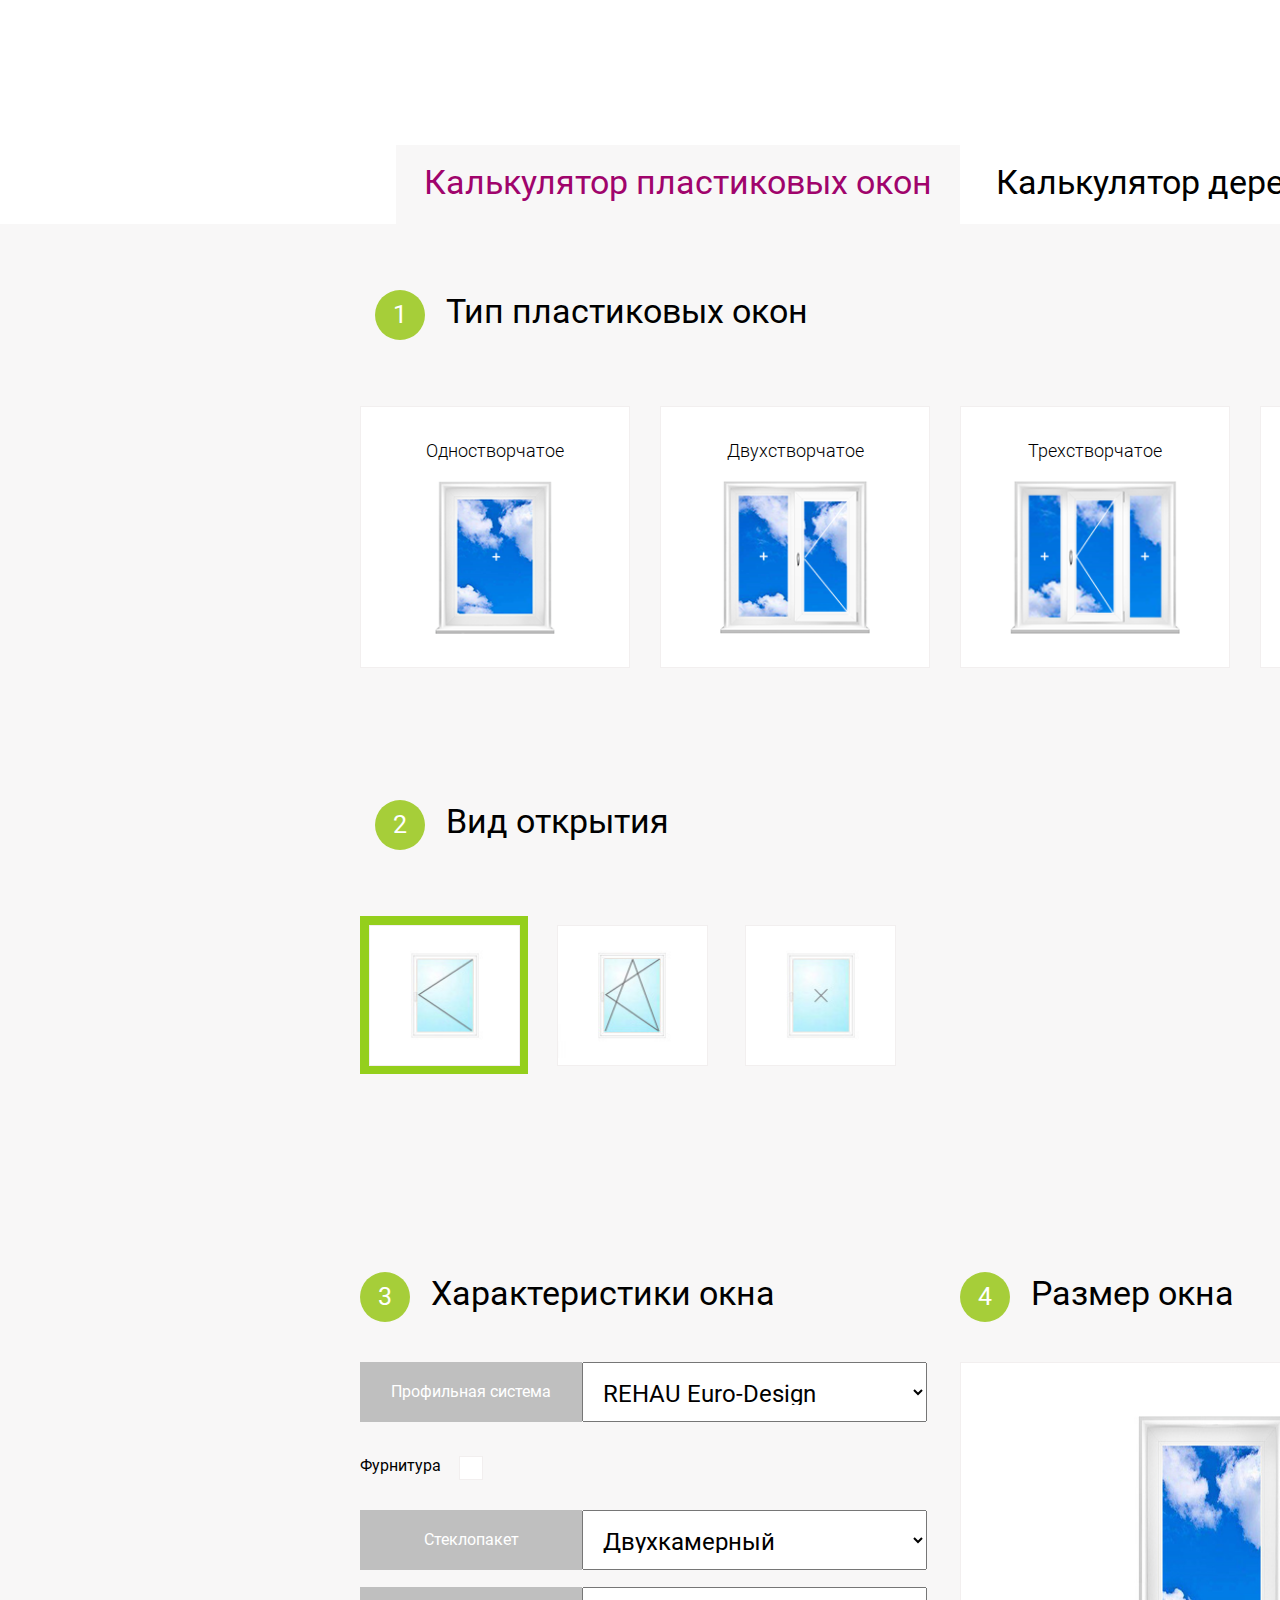
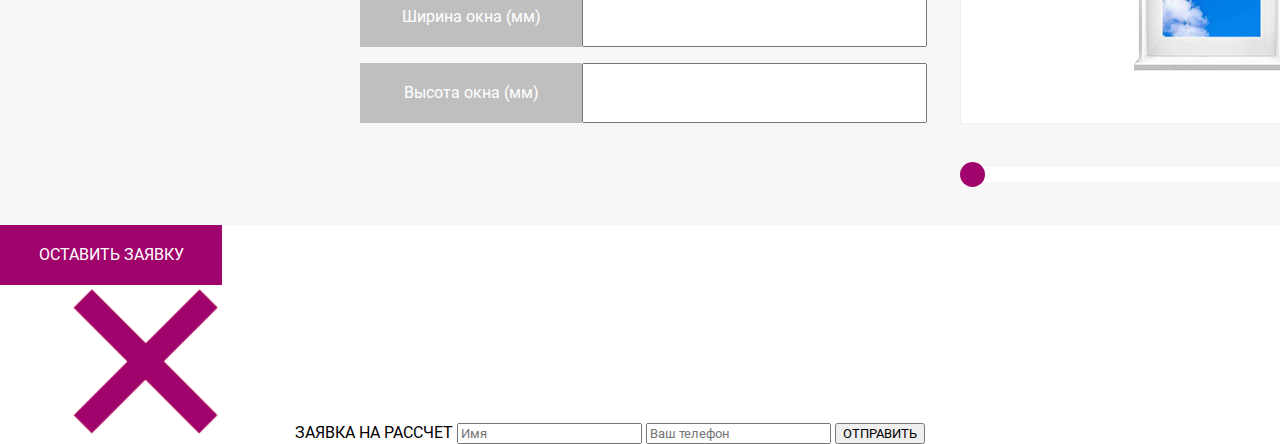
<file: index.html>
<!DOCTYPE html>
<html>
<head>
	<title></title>
	<link rel="stylesheet" type="text/css" href="css/style.css">
</head>
<body>
	<div id="first" class="index">
		<div id="menu">
			<div class="menu selected_menu"><span><a href="index.html">Калькулятор пластиковых окон</a></span></div>
			<div class="menu"><a href="tree.html">Калькулятор деревянных окон</a></div>
		</div>
		<div class="window__props">
			<div class="window__props-items">
					<div class="num">
						<span>1</span>
					</div>
					<label class="type-name">
						Тип пластиковых окон
					</label>
				<div class="window__props-types">
					<div class="wind-type">
						<span class="wind-type-name">
							Одностворчатое
						</span>
						<img src="img/plastic/window-1.png">
					</div>
					<div class="wind-type">
						<span class="wind-type-name">
						Двухстворчатое
					</span>
						<img src="img/plastic/window-2.png">
					</div>
					<div class="wind-type">
						<span class="wind-type-name">
							Трехстворчатое
						</span>
						<img src="img/plastic/window-3.png">
					</div>
					<div class="wind-type">
						<span class="wind-type-name">
							Балконная дверь
						</span>
						<img src="img/plastic/window-4.png">
					</div>
				</div>
				<div class="num">
					<label>2</label>
				</div>
				<label class="type-name">
				Вид открытия
				</label>
			</div>
			<!------------------------->
			<div class="open-1 open">
					<div class="open-type selected_open-type"><img src="img/plastic/open-1-1.jpg"></div>
					<div class="open-type"><img src="img/plastic/open-1-2.jpg"></div>
					<div class="open-type"><img src="img/plastic/open-1-3.jpg"></div>
			</div>
			<div class="open-2 open">
					<div class="open-type"><img src="img/plastic/open-2-1.jpg"></div>
					<div class="open-type"><img src="img/plastic/open-2-2.jpg"></div>
					<div class="open-type"><img src="img/plastic/open-2-3.jpg"></div>
					<div class="open-type"><img src="img/plastic/open-2-4.jpg"></div>
			</div>
			<div class="open-3 open">
					<div class="open-type"><img src="img/plastic/open-3-1.jpg"></div>
					<div class="open-type"><img src="img/plastic/open-3-2.jpg"></div>
					<div class="open-type"><img src="img/plastic/open-3-3.jpg"></div>
					<div class="open-type"><img src="img/plastic/open-3-4.jpg"></div>
					<div class="open-type"><img src="img/plastic/open-3-5.jpg"></div>
					<div class="open-type"><img src="img/plastic/open-3-6.jpg"></div>
					<div class="open-type"><img src="img/plastic/open-3-7.jpg"></div>
			</div>
			<div class="open-4 open">
					<div class="open-type"><img src="img/plastic/open-4-1.jpg"></div>
					<div class="open-type"><img src="img/plastic/open-4-2.jpg"></div>
			</div>
			<div class="window__props-size">
				<!--------------------------->
				<div class="window__props-size-hw">
					<div class="num34">
						<label>3</label>
					</div>
					<label class="type-name">
						Характеристики окна
					</label>
					<div style="padding-bottom: 34px" class="prof__sist-1 prof__sist">
						<div class="prof__sist-items">
							<span>Профильная система</span>
						</div><select>
						<option value="REHAU Euro-Design">REHAU Euro-Design</option>
						<option value="REHAU Blitz-Design">REHAU Blitz-Design</option>
						<option value="REHAU Brilliant-Design">REHAU Brilliant-Design</option>
						<option value="REHAU Delight-Design">REHAU Delight-Design</option>
						<option value="REHAU Geneo-Design">REHAU Geneo-Design</option>
						<option value="REHAU Sib-Design">REHAU Sib-Design</option>
						</select>
					</div>
					<div style="padding: 0" class="prof__sist-props">
						<span class="prof__sist-props-items">Фурнитура</span><div class="checkbox"></div>
					</div>
					<div style="padding: 0 0 16.5px 0" class="prof__sist-1 prof__sist">
						<div class="prof__sist-items">
							<span>Стеклопакет</span>
						</div><select>
						<option value="Двухкамерный">Двухкамерный</option>
						<option value="Однокамерный">Однокамерный</option>
						</select>
					</div>
					<div class="prof__sist">
						<div class="prof__sist-items">
							<span class="prof__sist-props-items">Ширина окна (мм)</span>
						</div>
						<input class="size" type="number">
					</div>
					<div class="prof__sist">
						<div class="prof__sist-items">
							<span class="prof__sist-props-items">Высота окна (мм)</span>
						</div>
						<input class="size" type="number">
					</div>
					
				</div>
				<!--------------------------->
				

				<div class="window__props-size-image">
					<!-- <div class="second34 num34"> -->
					<div class="num34 second34">
						
						<label>4</label>
					</div>
					<label class="type-name">
						Размер окна
					</label>
					<div class="windowsize">
						<div class="wsize">
							<img class="big-window" src="img/plastic/big-1.jpg">
						</div>
						<span class="size-value1 size-value">0</span>
						<div class="first-size-animate size-animate">
							<div class="first-animate animate">
								<div class="move-btn-2"></div>
								<div class="circle"></div>
								<div class="line1 line"></div>
								<div class="circle1-2 circle"></div>
							</div>	
						</div>
						<div class="size-animate">
							<div class="animate2 animate">
								<div class="move-btn"></div>
								<div class="circle"></div>
								<div class="line2 line"></div>
								<div class="circle2 circle"></div>
								<span class="size-value2 size-value">0</span>
							</div>	
						</div>
					</div>	
				</div>
			</div>
		</div>
		<div class="prof__sist-items bid">
			<span class="prof__sist-props-items">ОСТАВИТЬ ЗАЯВКУ</span>
		</div>
	</div>
<!-- 

	<div class="prof__sist-items bid">
		<span class="prof__sist-props-items">ОСТАВИТЬ ЗАЯВКУ</span>
	</div> -->

	<div class="pop-up">
		<img src="img/x.png">
		<span>ЗАЯВКА НА РАССЧЕТ</span>
		<input spelcheck="false" type="text" name="user_name" placeholder="Имя">
		<input spelcheck="false" type="number" name="phone" placeholder="Ваш телефон">
		<button>ОТПРАВИТЬ</button>
	</div>
	<div class="black"></div>

	<script type="text/javascript" src="js/jquery.js"></script>
	<script type="text/javascript" src="js/script.js"></script>
</body>
</html>
</file>
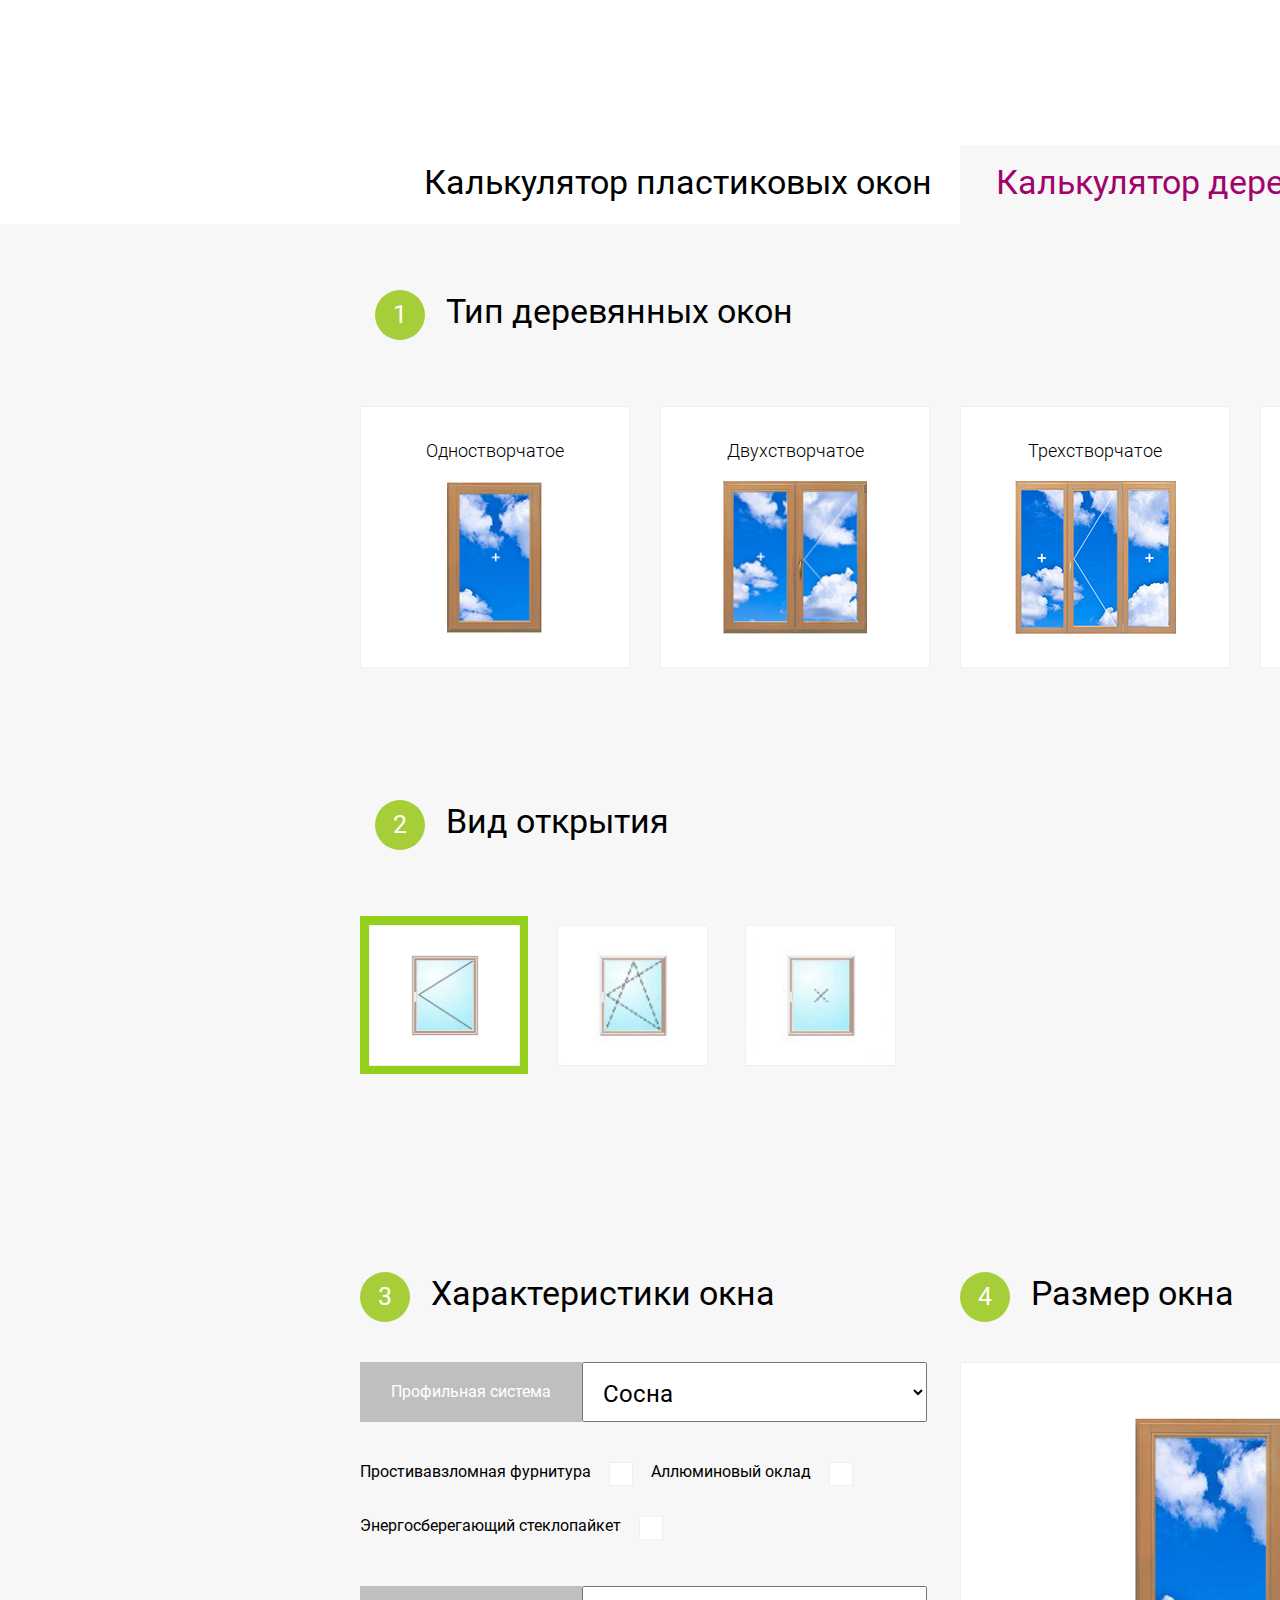
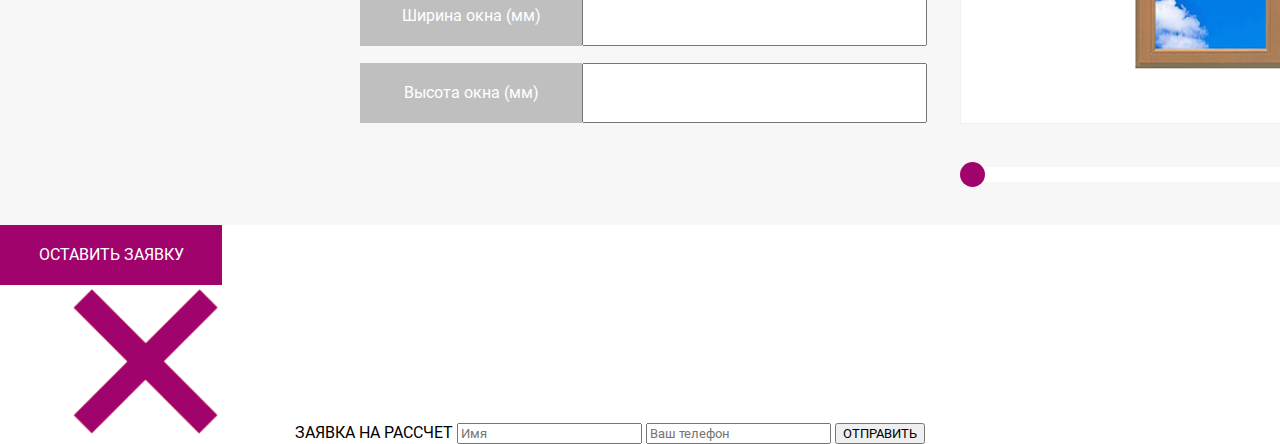
<file: tree.html>
<!DOCTYPE html>
<html>
<head>
	<title></title>
	<link rel="stylesheet" type="text/css" href="css/style.css">
</head>
<body>
	<div id="first" class="tree">
		<div id="menu">
			<div class="menu"><span><a href="index.html">Калькулятор пластиковых окон</a></span></div>
			<div class="menu selected_menu"><a href="tree.html">Калькулятор деревянных окон</a></div>
		</div>
		<div class="window__props">
			<div class="window__props-items">
					<div class="num">
						<span>1</span>
					</div>
					<label class="type-name">
						Тип деревянных окон
					</label>
				<div class="window__props-types">
					<div class="wind-type">
						<span class="wind-type-name">
							Одностворчатое
						</span>
						<img src="img/window-1.png">
					</div>
					<div class="wind-type">
						<span class="wind-type-name">
						Двухстворчатое
					</span>
						<img src="img/window-2.png">
					</div>
					<div class="wind-type">
						<span class="wind-type-name">
							Трехстворчатое
						</span>
						<img src="img/window-3.png">
					</div>
					<div class="wind-type">
						<span class="wind-type-name">
							Балконная дверь
						</span>
						<img src="img/window-4.png">
					</div>
				</div>
				<div class="num">
					<label>2</label>
				</div>
				<label class="type-name">
				Вид открытия
				</label>
			</div>
			<!------------------------->
			<div class="open-1 open">
					<div class="open-type selected_open-type"><img src="img/open-1-1.png"></div>
					<div class="open-type"><img src="img/open-1-2.jpg"></div>
					<div class="open-type"><img src="img/open-1-3.jpg"></div>
			</div>
			<div class="open-2 open">
					<div class="open-type"><img src="img/open-2-1.png"></div>
					<div class="open-type"><img src="img/open-2-2.png"></div>
					<div class="open-type"><img src="img/open-2-3.png"></div>
					<div class="open-type"><img src="img/open-2-4.png"></div>
			</div>
			<div class="open-3 open">
					<div class="open-type"><img src="img/open-3-1.jpg"></div>
					<div class="open-type"><img src="img/open-3-2.jpg"></div>
					<div class="open-type"><img src="img/open-3-3.jpg"></div>
					<div class="open-type"><img src="img/open-3-4.jpg"></div>
					<div class="open-type"><img src="img/open-3-5.jpg"></div>
					<div class="open-type"><img src="img/open-3-6.jpg"></div>
					<div class="open-type"><img src="img/open-3-7.jpg"></div>
			</div>
			<div class="open-4 open">
					<div class="open-type"><img src="img/open-4-1.jpg"></div>
					<div class="open-type"><img src="img/open-4-2.jpg"></div>
			</div>
			<div class="window__props-size">
				<!--------------------------->
				<div class="window__props-size-hw">
					<div class="num34">
						<label>3</label>
					</div>
					<label class="type-name">
						Характеристики окна
					</label>
					<div class="prof__sist-1 prof__sist">
						<div class="prof__sist-items">
							<span>Профильная система</span>
						</div><select>
						<option value="sosna">Сосна</option>
						<option value="listvennica">Лиственница</option>
						<option value="bintangor">Бинтангир (красное дерево)</option>
						<option value="dub">Дуб</option>
						</select>
					</div>
					<div class="prof__sist-props">
						<span class="prof__sist-props-items">Простивавзломная фурнитура</span><div class="checkbox"></div>
						<span class="prof__sist-props-items">Аллюминовый оклад</span><div class="checkbox"></div>
						<span class="minus1 prof__sist-props-items">Энергосберегающий стеклопайкет</span><div class="checkbox"></div>
					</div>
					<div class="prof__sist">
						<div class="prof__sist-items">
							<span class="prof__sist-props-items">Ширина окна (мм)</span>
						</div>
						<input class="size" type="number">
					</div>
					<div class="prof__sist">
						<div class="prof__sist-items">
							<span class="prof__sist-props-items">Высота окна (мм)</span>
						</div>
						<input class="size" type="number">
					</div>
				</div>
				<!--------------------------->
				

				<div class="window__props-size-image">
					<div class="num34 second34">
						<label>4</label>
					</div>
					<label class="type-name">
						Размер окна
					</label>
					<div class="windowsize">
						<div class="wsize">
							<img class="big-window" src="img/big-1.jpg">
						</div>
						<span class="size-value1 size-value">0</span>
						<div class="first-size-animate size-animate">
							<div class="first-animate animate">
								<div class="move-btn-2"></div>
								<div class="circle"></div>
								<div class="line1 line"></div>
								<div class="circle1-2 circle"></div>
							</div>	
						</div>
						<div class="size-animate">
							<div class="animate2 animate">
								<div class="move-btn"></div>
								<div class="circle"></div>
								<div class="line2 line"></div>
								<div class="circle2 circle"></div>
								<span class="size-value2 size-value">0</span>
							</div>	
						</div>
					</div>	
				</div>
			</div>
		</div>
		<div class="prof__sist-items bid">
			<span class="prof__sist-props-items">ОСТАВИТЬ ЗАЯВКУ</span>
		</div>
	</div>

	<div class="pop-up">
		<img src="img/x.png">
		<span>ЗАЯВКА НА РАССЧЕТ</span>
		<input spelcheck="false" type="text" name="user_name" placeholder="Имя">
		<input spelcheck="false" type="number" name="phone" placeholder="Ваш телефон">
		<button>ОТПРАВИТЬ</button>
	</div>
	<div class="black"></div>
	
	<script type="text/javascript" src="js/jquery.js"></script>
	<script type="text/javascript" src="js/script.js"></script>
</body>
</html>
</file>
<file: css/style.css>
html {
	min-height: 100%;
	user-select: none;
}

body {
	margin: 0;
	height: 100%;
	background-color: white;	
}
@font-face {
	font-family: Roboto;
	src: url('../font/regular.ttf');
}
@font-face {
	font-family: One;
	src: url('../font/one.ttf');
}
@font-face {
	font-family: muller;
	src: url('../font/muller.otf');
}
@font-face {
	font-family: Light;
	src: url('../font/Roboto-Light.ttf');
}
* {
	font-family: Roboto;
}
img {
	max-width: 100%;
	height: 153px;
}
input {
	outline: none;
}
#menu {
	display: flex;
	justify-content: center;
	align-items: flex-end;
	height: 224px;
}

.menu {
	height: 79px;
	width: 564px;
	cursor: pointer;
	font-size: 34px;
	text-align: center;
	line-height: 75px;
}

#first {
	width: 1920px;
}

.selected_menu {
	background-color: #f8f7f7;
	color: #a0046c;
}

.window__props-types {
	display: flex;
	margin: 0 360px 66px 360px;
}

.wind-type {
	background-color: white;
	display: flex;
	flex-direction: column;
	justify-content: center;
	align-items: center;
	margin-right: 30px;
	margin-top: 66px;
	border: .5px solid #f2efef;
	width: 269px;
	transition: .1s;
	height: 260px;
}
.wind-type img {
	cursor: pointer;
}
.open{
	display: flex;
	margin: 66px 360px;
}
a {
	text-decoration: none;
	color: inherit;
}
.open-type {
	display: flex;
	justify-content: center;
	align-items: center;
	margin-right: 20px;
	background: #f8f7f7;
	width: 168px;
	height: 158px;
}
.open-type img {
	border: 1px solid #f2efef;
	width: 149px;
	height: 139px;
}
.open-3 img {
	width: 133px;
	height: 139px;
}
.selected_window {
	transform: scale(1.1);
	transition: .1s;
}
.selected_open-type{
	background: #94cf1c;
}
.wind-type-name {
	margin-bottom: 20px; 
	font-size: 18px;
	font-family: Light;
}

.num {
	margin: 66px 17px 0 375px;
	display: inline-block;
	width: 50px;
	height: 50px;
	border-radius: 50%;
	text-align: center;
	font-family: One;
	font-size: 25px;
	line-height: 50px;
	color: white;
	font-family: muller;
	background-color: #a6ce39;
}
.type-name {
	font-size: 34px;
}

.type-checked {
	box-shadow: 1px 1px 5px 0px rgba(0,0,0,0.75);
}

.window__props {
	background-color: #f8f7f7;
}

.window__props-size {
	display: flex;
	justify-content: flex-start;
}

.prof__sist {
	display: flex;
	justify-content: flex-start;
	width: 600px;
	height: 60px;
	padding-bottom: 16.5px;
}
.prof__sist-1 {
	padding: 40px 0;
}

.prof__sist-items {
	display: inline-block;
	max-width: 100%;
	height: 60px;
	width: 222px;
	background: #bfbfbf;
	margin: 0;
	line-height: 60px;
	color: white;
	text-align: center;
}

select {
	font-size: 24px;
	height: 60px;
	width: 345px;
	margin: 0;
	padding: 16px;
	float: left;
}

.prof__sist-props {
	display: flex;
	flex-wrap: wrap;
	padding-bottom: 46px;
}

.window__props-size-hw {
	margin: 66px 0 66px 360px;
	width: 600px;
}

.num34 {
	margin: 66px 17px 0 0;
	display: inline-block;
	width: 50px;
	height: 50px;
	border-radius: 50%;
	text-align: center;
	font-size: 25px;
	line-height: 50px;
	color: white;
	font-family: muller;
	background-color: #a6ce39;
}

.prof__sist-props-items {
	margin-bottom: 35px;
}

.checkbos {
	margin-left: 25px;
	margin-right: 42px;
}

.prof__sist > input {
	font-family: Roboto;
	font-size: 24px;
	height: 60px;
	width: 345px;
	padding: 16px;
	margin: 0;
	box-sizing: border-box;
}

.wsize {
	display: flex;
	justify-content: center;
	align-items: center;
	margin: 40px 0 35px 0;
	width: 500px;
	height: 360px;
	background: white;
	border: .5px solid #f2efef;
}

.window__props-size-image {
	margin: 66px 0;
}
input[type="number"]::-webkit-outer-spin-button,
input[type="number"]::-webkit-inner-spin-button {
    -webkit-appearance: none;
}
.size {
    -moz-appearance: textfield;
}
.bid {
	background: #a0046c;
	cursor: pointer;
<<<<<<< HEAD
	margin: 0 360px;
=======
	margin-left: 360px;
>>>>>>> c4319eef4a718e6fec06be5dd7b5edc5648e5aac
}
.big-window {
	width: 155px;
	height: 255px;	
}

.circle {
	width: 25px;
	height: 25px;
	border-radius: 50%;
	background: white;
	position: absolute; /*vor klornery helnen karmir gci vra*/ 
}
.animate {
	position: relative; /*vor klornery helnen karmir gci vra*/  
}
.size-value {
	font-size: 20px;
	position: absolute;
}
.size-value1 {
	right: -75px;
	top: 35px;
}
.line {
	width: 15px;
	height: 401px;
	background: white;
	border-radius: 10px;
}
.line2 {
	width: 450px;
	height: 15px;
}
.windowsize {
	display: flex;
	position: relative;
	flex-wrap: wrap;
}
.animate2 .circle {
	top: -5px;
}
.animate2 {
	position: absolute;
	top: 445px;
	left: 0;
}
.circle2 {
	right: 0;
}
.size-value2 {
	position: absolute;
	right: -50px;
	bottom: -5px;
}
.animate2 {
	display: inline-block;
}
.first-size-animate {
	position: absolute;
	right: -78px;
	top: 60px;
}
.first-animate {
	margin-left: 10px;
}
.circle1-2 {
	bottom: 0;
}
.line1 {
	margin-left: 5px;
}
.minus1 {
	margin-bottom: 0 !important;
}
.checkbox {
	border: .8px solid #f2efef;
	width: 24px;
	height: 24px;
	box-sizing: border-box;
	display: inline-block;
	margin: 0 18px;
	background: white;
}
.arrow-img{
	background-image: url('../img/arrow.png');
	background-size: 65%;
	background-position: center;
	background-repeat: no-repeat;
}
.move-btn, .move-btn-2 {
	width: 25px;
	height: 25px;
	border-radius: 50%;
	background: #a0046c;
	position: absolute;
	bottom: -5px;
	z-index: 1;
	cursor: pointer;
}
.prof__sist-1 select {
	cursor: pointer;
}
.open-2, .open-3, .open-4 {
	display: none;
}
.add-2 {
	position: absolute;
	background-color: #a0046c;
	color: #a0046c;
	height: 100%;
	z-index: 5;
	left: 3px; 

}
.add-1 {
	position: absolute;
	background-color: #a0046c;
	color: #a0046c;
	width: 75%;
	bottom: 4px;
	margin-left: 5px;
	z-index: 4;
}
/*<<<<<<< HEAD*/
.for_door {
	display: none;
}
/*=======*/




@media screen and (max-width: 480px){

	#first{
		width: 100%;
		max-width: 480px;
	}

	#menu{
		padding-left: 30px;
		padding-right: 20px;
	}

	.menu {
		height: 45px;
		font-size: 18px;
		line-height: 18px;
		text-align: start;
	}

	.window__props-items {
		padding-top: 33px;
	}
	
	.window__props-types {
		margin-left: 18px;
		margin-right: 18px;
		width: 480px;
		display: flex;
		flex-wrap: wrap;
	}

	.num {
		margin-top: 0;
		margin-left: 20px;
		margin-right: 20px;
	}

	.num34 {
		margin-top: 0;
	}

	.second34 {
		margin-left: 20px;
	}

	.open {
		margin-top: 0;
		margin-left: 18px;
		margin-right: 18px;
		margin-bottom: 26px;
	}

	.window__props-types {
		margin-bottom: 26px;
	}

	.window__props-size-hw {
		margin-top: 0;
		margin-left: 18px;
	}

	.wind-type {
		margin: 21px 9px 9px 0;
		height: 235px;
		width: 217px;

	}

	.selected_window {
		box-sizing: border-box;
		border: 2px solid #94cf1c;
		transform: scale(1);
	}

	.open-type {
		margin: 21px 5px 9px 0;
		height: 62px;
		width: 32px;

	}

	.open-type img {
		height: 60.5px;
		width: 30.5px;
		border: none;
	}

	.prof__sist-1 {
    	padding: 19px 0 32px 0;
	}

	.prof__sist-items {
		width: 200px;
	}

	select {
		width: 242px;
	}

	.windowsize {
		margin-left: 18px;
	}

	.window__props-size {
		flex-wrap: wrap;
		width: 480px;
	}
<<<<<<< HEAD
	.bid {
		margin: 0 auto 0 127px;
=======
	
	.prof__sist > input {
		width: 242px;
	}

	.bid {
		margin: auto;
>>>>>>> c4319eef4a718e6fec06be5dd7b5edc5648e5aac
	}
	
}
/*>>>>>>> 9a76356d8b34bedc90424ad041d6227e77e5d091
*/

.pop-up {
	width: 370px;
	height: 270px;
	position: fixed;
	top: 50%;
	left: 50%;
	z-index: 10;
	display: none;
	transform: translate(-50%,-50%);
	padding: 0 20px 20px 20px;
	border: 1px solid #a0046c; 
	color: #a0046c;
	background-color: white;
}
.pop-up span {
	font-size: 22px;
	margin: 30px 0;
	font-family: Light;
	font-weight: bold;
	display: block;
}
.pop-up input {
	display: block;
	font-size: 15px;
	letter-spacing: .8px;
	text-decoration-color: none;
	font-family: Roboto;
	outline: none;
	height: 40px;
	width: 100%;
	border: .5px solid #a6568b; 
	margin-bottom: 25px;
	padding-left: 10px;
	box-sizing: border-box; 
}
.pop-up button {
	margin-left: 85px;
	display: inline;
	height: 40px;
	width: 200px;
	font-size: 18px;
	transition: .5s;
	cursor: pointer;
	outline: none;
	background-color: #a0046c;
	border: 2px solid #a0046c;
	color: white;
}
.pop-up button:hover {
	color: #761d58;
	background-color: white;
	transition: .5s;
	font-weight: normal;
}
.black {
	position: fixed;
	top: 0;
	right: 0;
	z-index: 9;
	display: none;
	width: 100%;
	height: 100%;
	background-color: rgba(30,30,30,.5);
}
.pop-up img {
	position: absolute;
	top: 10px;
	right: 0;
	height: 20px;
	cursor: pointer;
}
</file>
